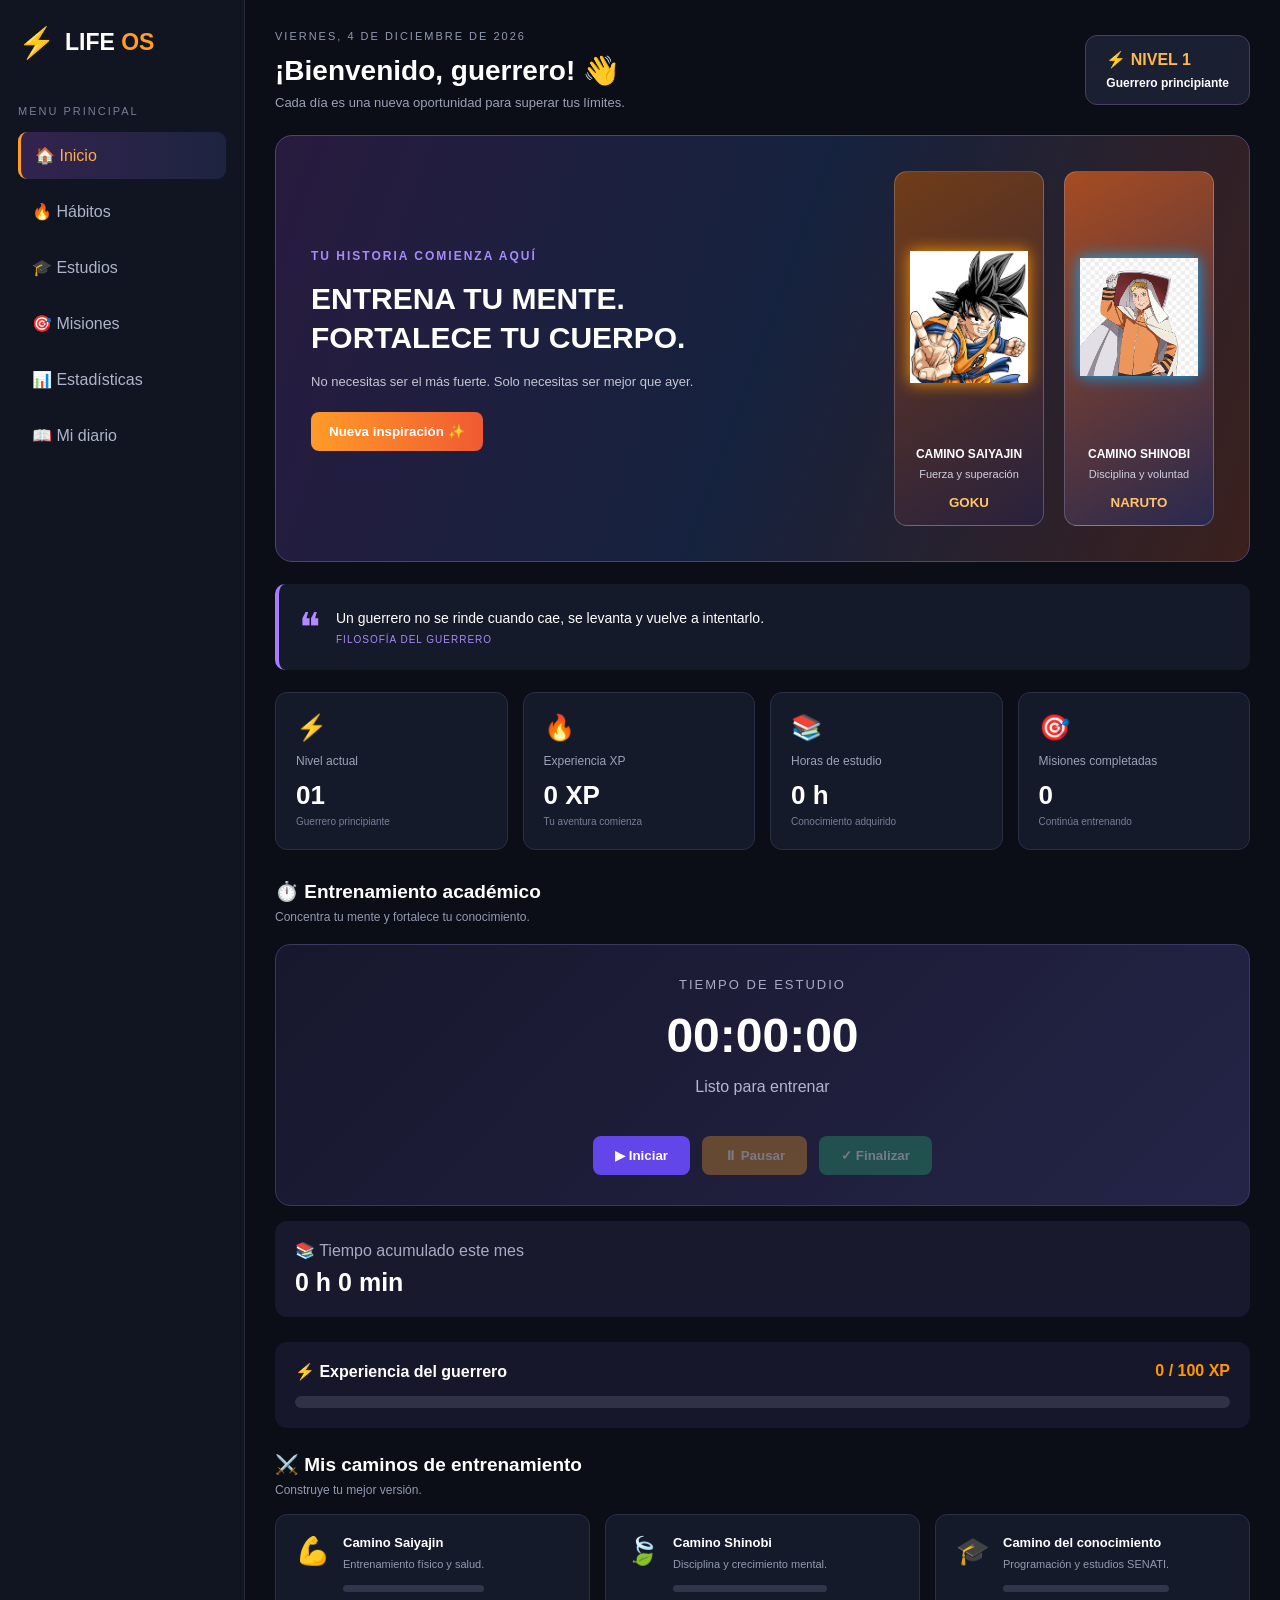
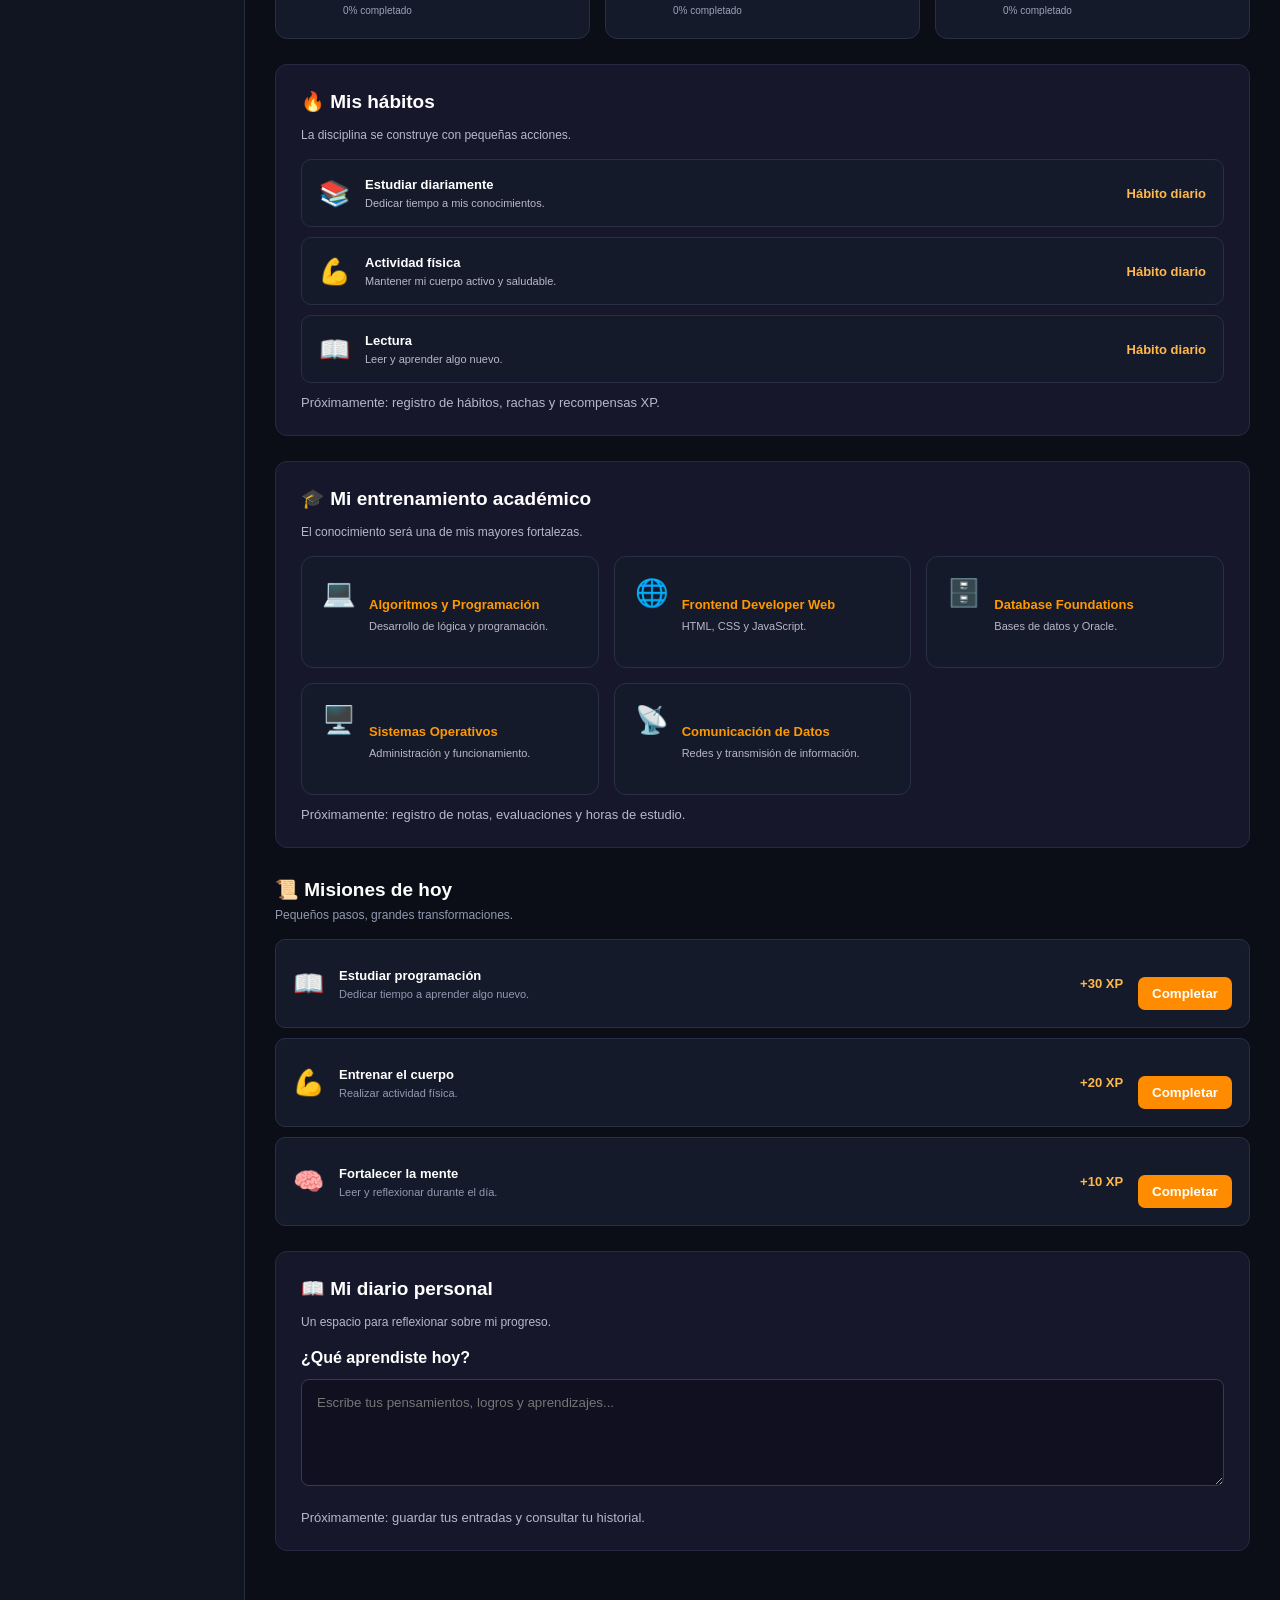
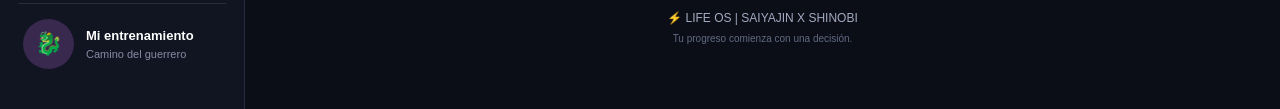
<file: index.html>
<!DOCTYPE html>
<html lang="es">

<head>
    <meta charset="UTF-8">
    <meta name="viewport" content="width=device-width, initial-scale=1.0">
    <title>LIFE OS | Saiyajin x Shinobi</title>
    <link rel="stylesheet" href="style.css">
</head>

<body>

    <div class="contenedor">

        <!-- MENU LATERAL -->
        <aside class="sidebar">

            <div class="logo">
                <span>⚡</span>
                <h2>LIFE <b>OS</b></h2>
            </div>

            <p class="menu-titulo">MENU PRINCIPAL</p>

            <nav class="menu">
                <a href="index.html" class="activo">🏠 Inicio</a>
                <a href="habitos.html">🔥 Hábitos</a>
                <a href="estudios.html">🎓 Estudios</a>
                <a href="misiones.html">🎯 Misiones</a>
                <a href="estadisticas.html">📊 Estadísticas</a>
                <a href="diario.html">📖 Mi diario</a>
            </nav>

            <div class="perfil">
                <div class="avatar">🐉</div>
                <div>
                    <h4>Mi entrenamiento</h4>
                    <p>Camino del guerrero</p>
                </div>
            </div>

        </aside>


        <!-- CONTENIDO PRINCIPAL -->
        <main class="contenido" id="inicio">

            <!-- ENCABEZADO -->
            <header class="encabezado">

                <div>
                    <p id="fecha">MIÉRCOLES, 12 DE NOVIEMBRE</p>

                    <h1>¡Bienvenido, guerrero! 👋</h1>

                    <p class="subtitulo">
                        Cada día es una nueva oportunidad para superar tus límites.
                    </p>
                </div>

                <div class="nivel">
                    <span>⚡ NIVEL 1</span>
                    <strong>Guerrero principiante</strong>
                </div>

            </header>


            <!-- BANNER PRINCIPAL -->
            <section class="banner">

                <div class="banner-texto">

                    <span class="etiqueta">TU HISTORIA COMIENZA AQUÍ</span>

                    <h2>
                        ENTRENA TU MENTE.<br>
                        FORTALECE TU CUERPO.
                    </h2>

                    <p>
                        No necesitas ser el más fuerte.
                        Solo necesitas ser mejor que ayer.
                    </p>

                    <button id="btnFrase">Nueva inspiración ✨</button>

                </div>

                <div class="personajes">

                    <div class="personaje goku">
                        <img src="img/goku.png" alt="Goku">
                        <h3>CAMINO SAIYAJIN</h3>
                        <p>Fuerza y superación</p>
                        <small>GOKU</small>
                    </div>

                    <div class="personaje naruto">
                        <img src="img/naruto.png" alt="Naruto">
                        <h3>CAMINO SHINOBI</h3>
                        <p>Disciplina y voluntad</p>
                        <small>NARUTO</small>
                    </div>

                </div>

            </section>


            <!-- FRASE MOTIVACIONAL -->
            <section class="frase">

                <span>❝</span>

                <div>
                    <h3 id="fraseTexto">
                        Un guerrero no se rinde cuando cae,
                        se levanta y vuelve a intentarlo.
                    </h3>

                    <p id="fraseAutor">FILOSOFÍA DEL GUERRERO</p>
                </div>

            </section>


            <!-- ESTADISTICAS -->
            <section class="estadisticas" id="estadisticas">

                <div class="tarjeta">
                    <span>⚡</span>
                    <p>Nivel actual</p>
                    <h2 id="nivelActual">01</h2>
                    <small id="rangoActual">Guerrero principiante</small>
                </div>

                <div class="tarjeta">
                    <span>🔥</span>
                    <p>Experiencia XP</p>
                    <h2 id="experiencia">0 XP</h2>
                    <small>Tu aventura comienza</small>
                </div>

                <div class="tarjeta">
                    <span>📚</span>
                    <p>Horas de estudio</p>
                    <h2 id="horasEstudio">0 h</h2>
                    <small>Conocimiento adquirido</small>
                </div>

                <div class="tarjeta">
                    <span>🎯</span>
                    <p>Misiones completadas</p>
                    <h2 id="misionesCompletadas">0</h2>
                    <small>Continúa entrenando</small>
                </div>

            </section>


            <!-- CRONOMETRO DE ESTUDIO -->
            <section class="panel-estudio">

                <div class="seccion-titulo">
                    <h2>⏱️ Entrenamiento académico</h2>
                    <p>Concentra tu mente y fortalece tu conocimiento.</p>
                </div>

                <div class="cronometro">

                    <span>TIEMPO DE ESTUDIO</span>

                    <h2 id="tiempoCronometro">00:00:00</h2>

                    <p id="estadoCronometro">Listo para entrenar</p>

                    <div class="botones-cronometro">

                        <button id="btnIniciar">▶ Iniciar</button>

                        <button id="btnPausar" disabled>⏸ Pausar</button>

                        <button id="btnFinalizar" disabled>✓ Finalizar</button>

                    </div>

                </div>

                <div class="resumen-estudio">
                    <p>📚 Tiempo acumulado este mes</p>
                    <h3 id="tiempoAcumulado">0 horas</h3>
                </div>

            </section>


            <!-- BARRA DE EXPERIENCIA -->
            <section class="progreso-xp">

                <div class="xp-informacion">
                    <h3>⚡ Experiencia del guerrero</h3>
                    <span id="textoXP">0 / 100 XP</span>
                </div>

                <div class="barra-xp">
                    <div id="barraExperiencia"></div>
                </div>

            </section>


            <!-- CAMINOS DE ENTRENAMIENTO -->
            <section class="progreso">

                <div class="seccion-titulo">
                    <h2>⚔️ Mis caminos de entrenamiento</h2>
                    <p>Construye tu mejor versión.</p>
                </div>

                <div class="caminos">

                    <div class="camino">
                        <div class="camino-icono">💪</div>
                        <div>
                            <h3>Camino Saiyajin</h3>
                            <p>Entrenamiento físico y salud.</p>

                            <div class="barra">
                                <div class="relleno naranja"></div>
                            </div>

                            <small>0% completado</small>
                        </div>
                    </div>

                    <div class="camino">
                        <div class="camino-icono">🍃</div>
                        <div>
                            <h3>Camino Shinobi</h3>
                            <p>Disciplina y crecimiento mental.</p>

                            <div class="barra">
                                <div class="relleno azul"></div>
                            </div>

                            <small>0% completado</small>
                        </div>
                    </div>

                    <div class="camino">
                        <div class="camino-icono">🎓</div>
                        <div>
                            <h3>Camino del conocimiento</h3>
                            <p>Programación y estudios SENATI.</p>

                            <div class="barra">
                                <div class="relleno morado"></div>
                            </div>

                            <small>0% completado</small>
                        </div>
                    </div>

                </div>

            </section>


            <!-- HABITOS -->
            <section id="habitos" class="seccion-futura">

                <div class="seccion-titulo">
                    <h2>🔥 Mis hábitos</h2>
                    <p>La disciplina se construye con pequeñas acciones.</p>
                </div>

                <div class="mision">
                    <span>📚</span>
                    <div>
                        <h4>Estudiar diariamente</h4>
                        <p>Dedicar tiempo a mis conocimientos.</p>
                    </div>
                    <strong>Hábito diario</strong>
                </div>

                <div class="mision">
                    <span>💪</span>
                    <div>
                        <h4>Actividad física</h4>
                        <p>Mantener mi cuerpo activo y saludable.</p>
                    </div>
                    <strong>Hábito diario</strong>
                </div>

                <div class="mision">
                    <span>📖</span>
                    <div>
                        <h4>Lectura</h4>
                        <p>Leer y aprender algo nuevo.</p>
                    </div>
                    <strong>Hábito diario</strong>
                </div>

                <p class="mensaje-futuro">
                    Próximamente: registro de hábitos, rachas y recompensas XP.
                </p>

            </section>


            <!-- ESTUDIOS -->
            <section id="estudios" class="seccion-futura">

                <div class="seccion-titulo">
                    <h2>🎓 Mi entrenamiento académico</h2>
                    <p>El conocimiento será una de mis mayores fortalezas.</p>
                </div>

                <div class="caminos">

                    <div class="camino">
                        <div class="camino-icono">💻</div>
                        <div>
                            <h3>Algoritmos y Programación</h3>
                            <p>Desarrollo de lógica y programación.</p>
                        </div>
                    </div>

                    <div class="camino">
                        <div class="camino-icono">🌐</div>
                        <div>
                            <h3>Frontend Developer Web</h3>
                            <p>HTML, CSS y JavaScript.</p>
                        </div>
                    </div>

                    <div class="camino">
                        <div class="camino-icono">🗄️</div>
                        <div>
                            <h3>Database Foundations</h3>
                            <p>Bases de datos y Oracle.</p>
                        </div>
                    </div>

                    <div class="camino">
                        <div class="camino-icono">🖥️</div>
                        <div>
                            <h3>Sistemas Operativos</h3>
                            <p>Administración y funcionamiento.</p>
                        </div>
                    </div>

                    <div class="camino">
                        <div class="camino-icono">📡</div>
                        <div>
                            <h3>Comunicación de Datos</h3>
                            <p>Redes y transmisión de información.</p>
                        </div>
                    </div>

                </div>

                <p class="mensaje-futuro">
                    Próximamente: registro de notas, evaluaciones y horas de estudio.
                </p>

            </section>


            <!-- MISIONES -->
            <section id="misiones" class="misiones">

                <div class="seccion-titulo">
                    <h2>📜 Misiones de hoy</h2>
                    <p>Pequeños pasos, grandes transformaciones.</p>
                </div>

                <div class="mision">
                    <span>📖</span>

                    <div>
                        <h4>Estudiar programación</h4>
                        <p>Dedicar tiempo a aprender algo nuevo.</p>
                    </div>

                    <strong>+30 XP</strong>

                    <button class="btn-mision" data-xp="30">
                        Completar
                    </button>
                </div>

                <div class="mision">
                    <span>💪</span>

                    <div>
                        <h4>Entrenar el cuerpo</h4>
                        <p>Realizar actividad física.</p>
                    </div>

                    <strong>+20 XP</strong>

                    <button class="btn-mision" data-xp="20">
                        Completar
                    </button>
                </div>

                <div class="mision">
                    <span>🧠</span>

                    <div>
                        <h4>Fortalecer la mente</h4>
                        <p>Leer y reflexionar durante el día.</p>
                    </div>

                    <strong>+10 XP</strong>

                    <button class="btn-mision" data-xp="10">
                        Completar
                    </button>
                </div>

            </section>


            <!-- MI DIARIO -->
            <section id="diario" class="seccion-futura">

                <div class="seccion-titulo">
                    <h2>📖 Mi diario personal</h2>
                    <p>Un espacio para reflexionar sobre mi progreso.</p>
                </div>

                <div class="diario-contenido">

                    <label for="entradaDiario">¿Qué aprendiste hoy?</label>

                    <textarea id="entradaDiario" rows="5"
                        placeholder="Escribe tus pensamientos, logros y aprendizajes..."></textarea>

                    <p class="mensaje-futuro">
                        Próximamente: guardar tus entradas y consultar tu historial.
                    </p>

                </div>

            </section>


            <!-- PIE DE PAGINA -->
            <footer class="pie-pagina">
                <p>⚡ LIFE OS | SAIYAJIN X SHINOBI</p>
                <small>Tu progreso comienza con una decisión.</small>
            </footer>

        </main>

    </div>
    <script src="temporada.js"></script>
    <script src="app.js"></script>
    <script src="cronometro.js"></script>

</body>

</html>
</file>
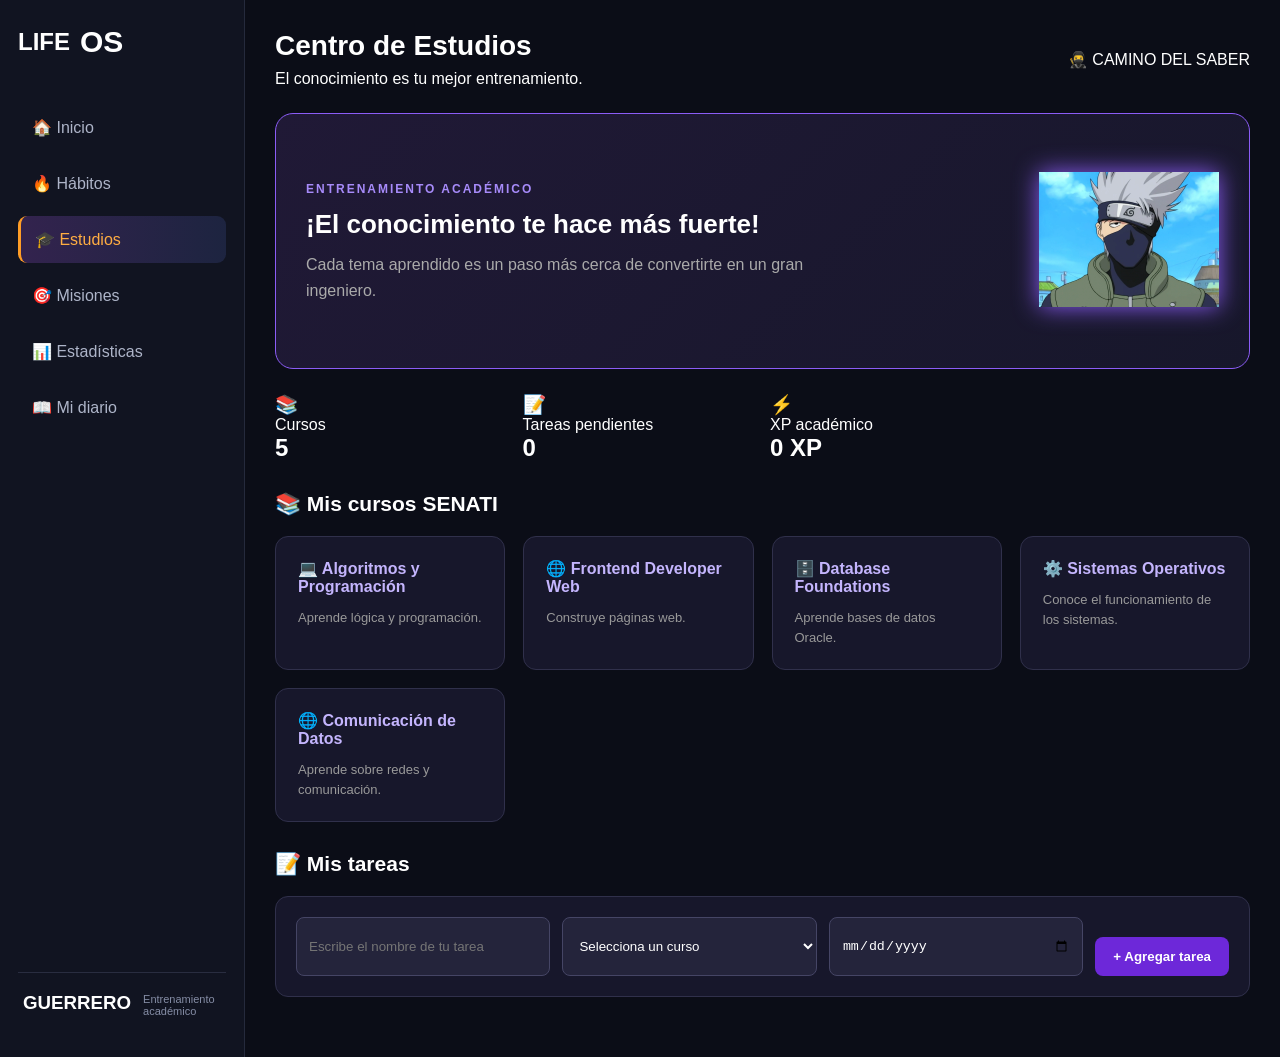
<file: estudios.html>
<!DOCTYPE html>
<html lang="es">

<head>
    <meta charset="UTF-8">
    <meta name="viewport" content="width=device-width, initial-scale=1.0">

    <title>LIFE OS | Estudios</title>

    <link rel="stylesheet" href="style.css">
</head>

<body>

    <div class="contenedor">

        <!-- MENU LATERAL -->
        <aside class="sidebar">

            <h2 class="logo">LIFE <span>OS</span></h2>

            <nav class="menu">

                <a href="index.html">🏠 Inicio</a>
                <a href="habitos.html">🔥 Hábitos</a>
                <a href="estudios.html" class="activo">🎓 Estudios</a>
                <a href="misiones.html">🎯 Misiones</a>
                <a href="estadisticas.html">📊 Estadísticas</a>
                <a href="diario.html">📖 Mi diario</a>

            </nav>

            <div class="perfil">
                <h3>GUERRERO</h3>
                <p>Entrenamiento académico</p>
            </div>

        </aside>


        <!-- CONTENIDO PRINCIPAL -->
        <main class="contenido">

            <header class="encabezado">

                <div>
                    <h1>Centro de Estudios</h1>
                    <p>El conocimiento es tu mejor entrenamiento.</p>
                </div>

                <div class="rango">
                    🥷 CAMINO DEL SABER
                </div>

            </header>


            <!-- PERSONAJE PRINCIPAL -->
            <section class="banner-estudios">

                <div class="texto-banner">

                    <span>ENTRENAMIENTO ACADÉMICO</span>

                    <h2>¡El conocimiento te hace más fuerte!</h2>

                    <p>
                        Cada tema aprendido es un paso más cerca
                        de convertirte en un gran ingeniero.
                    </p>

                </div>

                <div class="personaje-estudios">
                    <img src="img/kakashi.png" alt="Kakashi">
                </div>

            </section>


            <!-- RESUMEN -->
            <section class="estadisticas">

                <div class="tarjeta-estadistica">
                    <h3>📚</h3>
                    <p>Cursos</p>
                    <h2 id="totalCursos">5</h2>
                </div>

                <div class="tarjeta-estadistica">
                    <h3>📝</h3>
                    <p>Tareas pendientes</p>
                    <h2 id="tareasPendientes">0</h2>
                </div>

                <div class="tarjeta-estadistica">
                    <h3>⚡</h3>
                    <p>XP académico</p>
                    <h2 id="xpAcademico">0 XP</h2>
                </div>

            </section>


            <!-- MIS CURSOS -->
            <section class="seccion-estudios">

                <h2>📚 Mis cursos SENATI</h2>

                <div class="cursos-grid">

                    <div class="tarjeta-curso">
                        <h3>💻 Algoritmos y Programación</h3>
                        <p>Aprende lógica y programación.</p>
                    </div>

                    <div class="tarjeta-curso">
                        <h3>🌐 Frontend Developer Web</h3>
                        <p>Construye páginas web.</p>
                    </div>

                    <div class="tarjeta-curso">
                        <h3>🗄️ Database Foundations</h3>
                        <p>Aprende bases de datos Oracle.</p>
                    </div>

                    <div class="tarjeta-curso">
                        <h3>⚙️ Sistemas Operativos</h3>
                        <p>Conoce el funcionamiento de los sistemas.</p>
                    </div>

                    <div class="tarjeta-curso">
                        <h3>🌐 Comunicación de Datos</h3>
                        <p>Aprende sobre redes y comunicación.</p>
                    </div>

                </div>

            </section>


            <!-- TAREAS -->
            <section class="seccion-estudios">

                <h2>📝 Mis tareas</h2>

                <div class="formulario-tarea">

                    <input
                        type="text"
                        id="nombreTarea"
                        placeholder="Escribe el nombre de tu tarea"
                    >

                    <select id="cursoTarea">

                        <option value="">Selecciona un curso</option>
                        <option>Algoritmos y Programación</option>
                        <option>Frontend Developer Web</option>
                        <option>Database Foundations</option>
                        <option>Sistemas Operativos</option>
                        <option>Comunicación de Datos</option>

                    </select>

                    <input type="date" id="fechaTarea">

                    <button id="btnAgregarTarea">
                        + Agregar tarea
                    </button>

                </div>

                <div id="listaTareas"></div>

            </section>

        </main>

    </div>
    <script src="temporada.js"></script>
    <script src="estudios.js"></script>
</body>

</html>
</file>
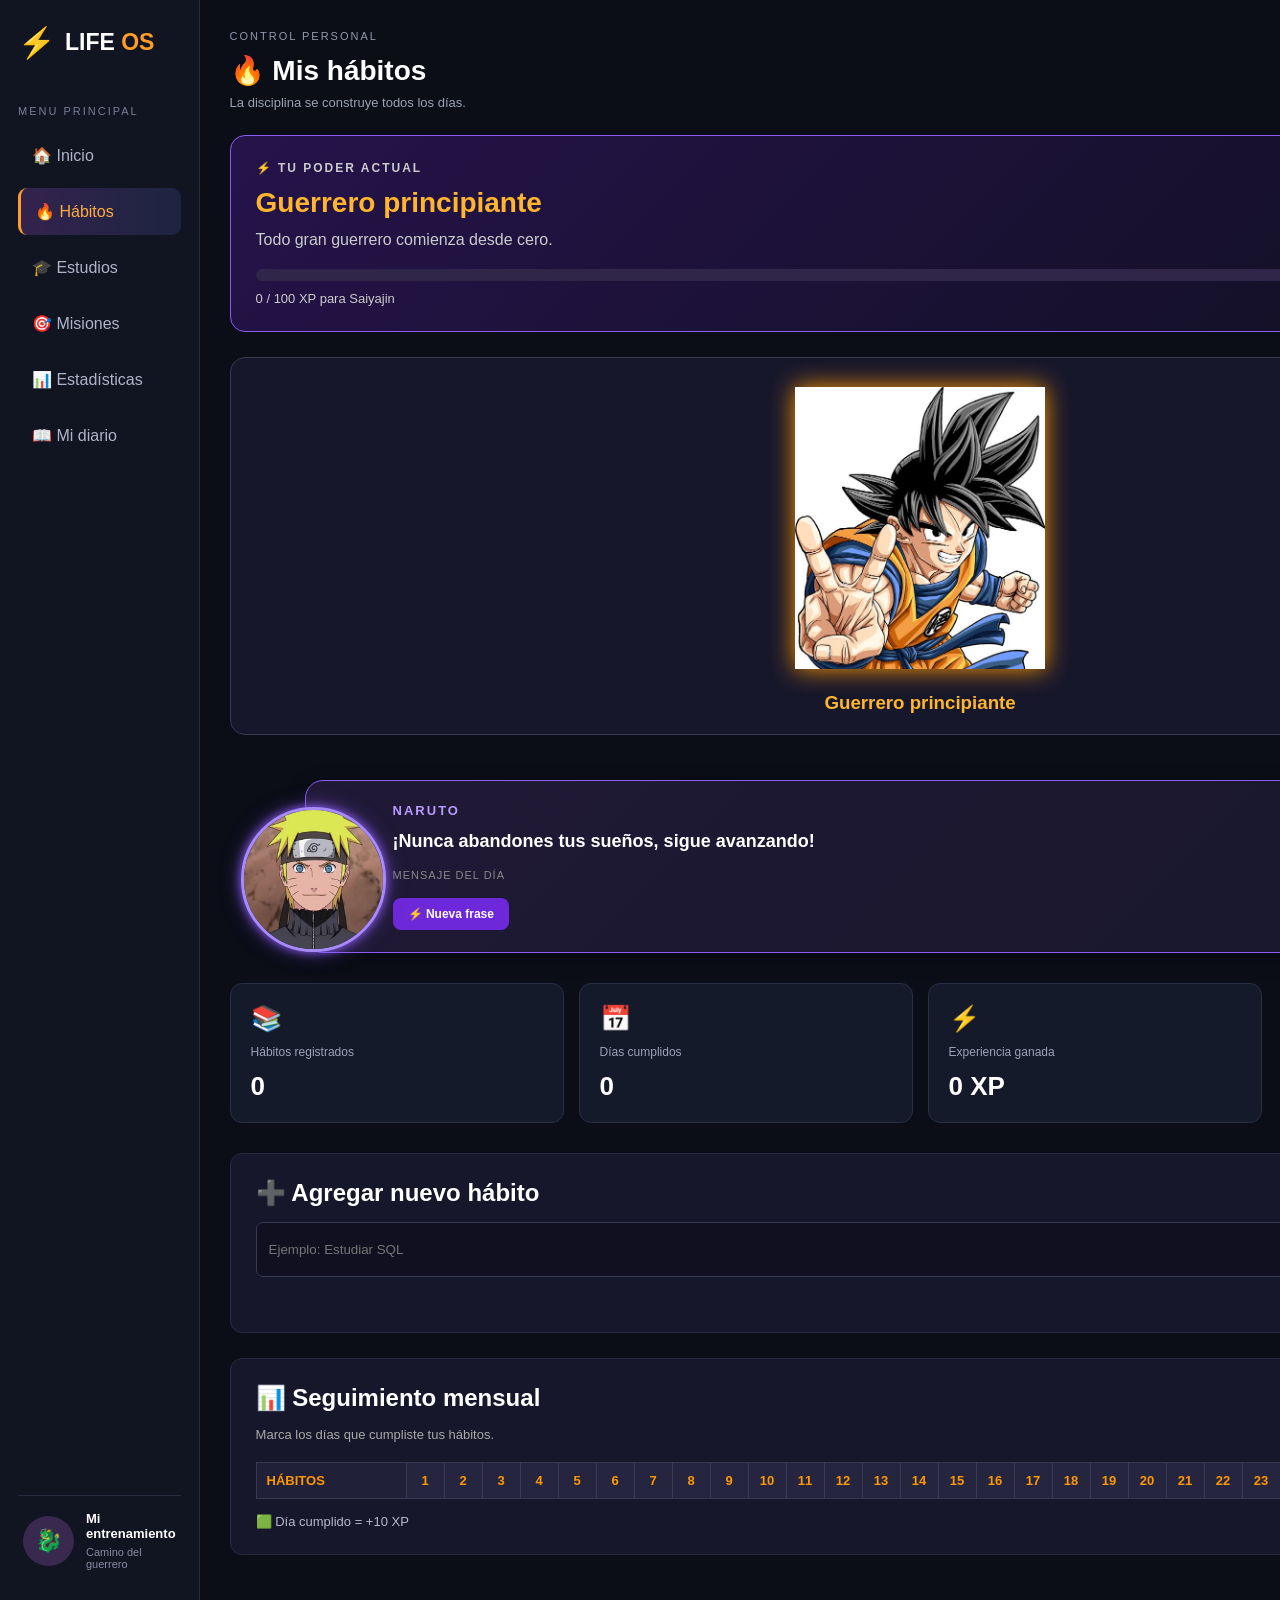
<file: habitos.html>
<!DOCTYPE html>
<html lang="es">

<head>
    <meta charset="UTF-8">
    <meta name="viewport" content="width=device-width, initial-scale=1.0">
    <title>Hábitos | LIFE OS</title>
    <link rel="stylesheet" href="style.css">
</head>

<body>

    <div class="contenedor">

        <!-- MENU LATERAL -->
        <aside class="sidebar">

            <div class="logo">
                <span>⚡</span>
                <h2>LIFE <b>OS</b></h2>
            </div>

            <p class="menu-titulo">MENU PRINCIPAL</p>

            <nav class="menu">
                <a href="index.html">🏠 Inicio</a>
                <a href="habitos.html" class="activo">🔥 Hábitos</a>
                <a href="estudios.html">🎓 Estudios</a>
                <a href="misiones.html">🎯 Misiones</a>
                <a href="estadisticas.html">📊 Estadísticas</a>
                <a href="diario.html">📖 Mi diario</a>
            </nav>

            <div class="perfil">
                <div class="avatar">🐉</div>
                <div>
                    <h4>Mi entrenamiento</h4>
                    <p>Camino del guerrero</p>
                </div>
            </div>

        </aside>

        <!-- CONTENIDO PRINCIPAL -->
        <main class="contenido">

            <header class="encabezado">
                <div>
                    <p>CONTROL PERSONAL</p>
                    <h1>🔥 Mis hábitos</h1>
                    <p class="subtitulo">
                        La disciplina se construye todos los días.
                    </p>
                </div>
            </header>


            <!-- TRANSFORMACION ACTUAL -->

            <section class="transformacion">

                <p class="etiqueta-transformacion">
                    ⚡ TU PODER ACTUAL
                </p>

                <h2 id="transformacionActual">
                    Guerrero principiante
                </h2>

                <p id="mensajeTransformacion">
                    Tu entrenamiento acaba de comenzar.
                </p>

                <div class="barra-transformacion">
                    <div id="progresoTransformacion"></div>
                </div>

                <p id="textoProgreso">
                    0 / 100 XP para la siguiente transformación
                </p>

            </section>


            <!-- IMAGEN DE GOKU -->

            <section class="imagen-transformacion">

                <img id="imagenTransformacion" src="img/goku.png" alt="Transformación actual de Goku">

                <h3 id="nombreTransformacion">
                    Guerrero principiante
                </h3>

            </section>



            <section class="mensaje-personaje" id="mensajePersonaje">

                <button class="cerrar-mensaje" id="btnCerrarMensaje">
                    ×
                </button>

                <img src="img/vegeta.png" alt="Personaje" class="imagen-mensaje">

                <div class="globo-texto">

                    <p id="nombrePersonaje">VEGETA</p>

                    <h2 id="frasePersonaje">
                        La disciplina es lo que te hará superar tus propios límites.
                    </h2>

                    <span>MENSAJE DEL DÍA</span>

                    <button id="btnNuevaFrase" class="btn-nueva-frase">
                        ⚡ Nueva frase
                    </button>

                </div>

            </section>



            <!-- RESUMEN -->

            <section class="estadisticas">

                <div class="tarjeta">
                    <span>📚</span>
                    <p>Hábitos registrados</p>
                    <h2 id="totalHabitos">0</h2>
                </div>

                <div class="tarjeta">
                    <span>📅</span>
                    <p>Días cumplidos</p>
                    <h2 id="totalCumplidos">0</h2>
                </div>

                <div class="tarjeta">
                    <span>⚡</span>
                    <p>Experiencia ganada</p>
                    <h2 id="xpHabitos">0 XP</h2>
                </div>

            </section>


            <!-- AGREGAR HABITOS -->

            <section class="seccion-futura">

                <h2>➕ Agregar nuevo hábito</h2>

                <div class="formulario-habito">

                    <input type="text" id="nombreHabito" placeholder="Ejemplo: Estudiar SQL" maxlength="35">

                    <button id="btnAgregarHabito">
                        Agregar
                    </button>

                </div>

                <p class="mensaje-futuro" id="mensajeHabito"></p>

            </section>


            <!-- CALENDARIO -->

            <section class="seccion-futura">

                <div class="encabezado-habitos">

                    <div>
                        <h2>📊 Seguimiento mensual</h2>
                        <p>Marca los días que cumpliste tus hábitos.</p>
                    </div>

                    <h3 id="mesActual">Mes actual</h3>

                </div>

                <div class="tabla-scroll">

                    <table id="tablaHabitos">

                        <thead>
                            <tr id="filaDias">
                                <th>HÁBITOS</th>
                            </tr>
                        </thead>

                        <tbody id="cuerpoHabitos"></tbody>

                    </table>

                </div>

                <p class="leyenda-habitos">
                    🟩 Día cumplido = +10 XP
                </p>

            </section>

        </main>

    </div>
    <script src="temporada.js"></script>
    <script src="habitos.js"></script>

</body>

</html>
</file>
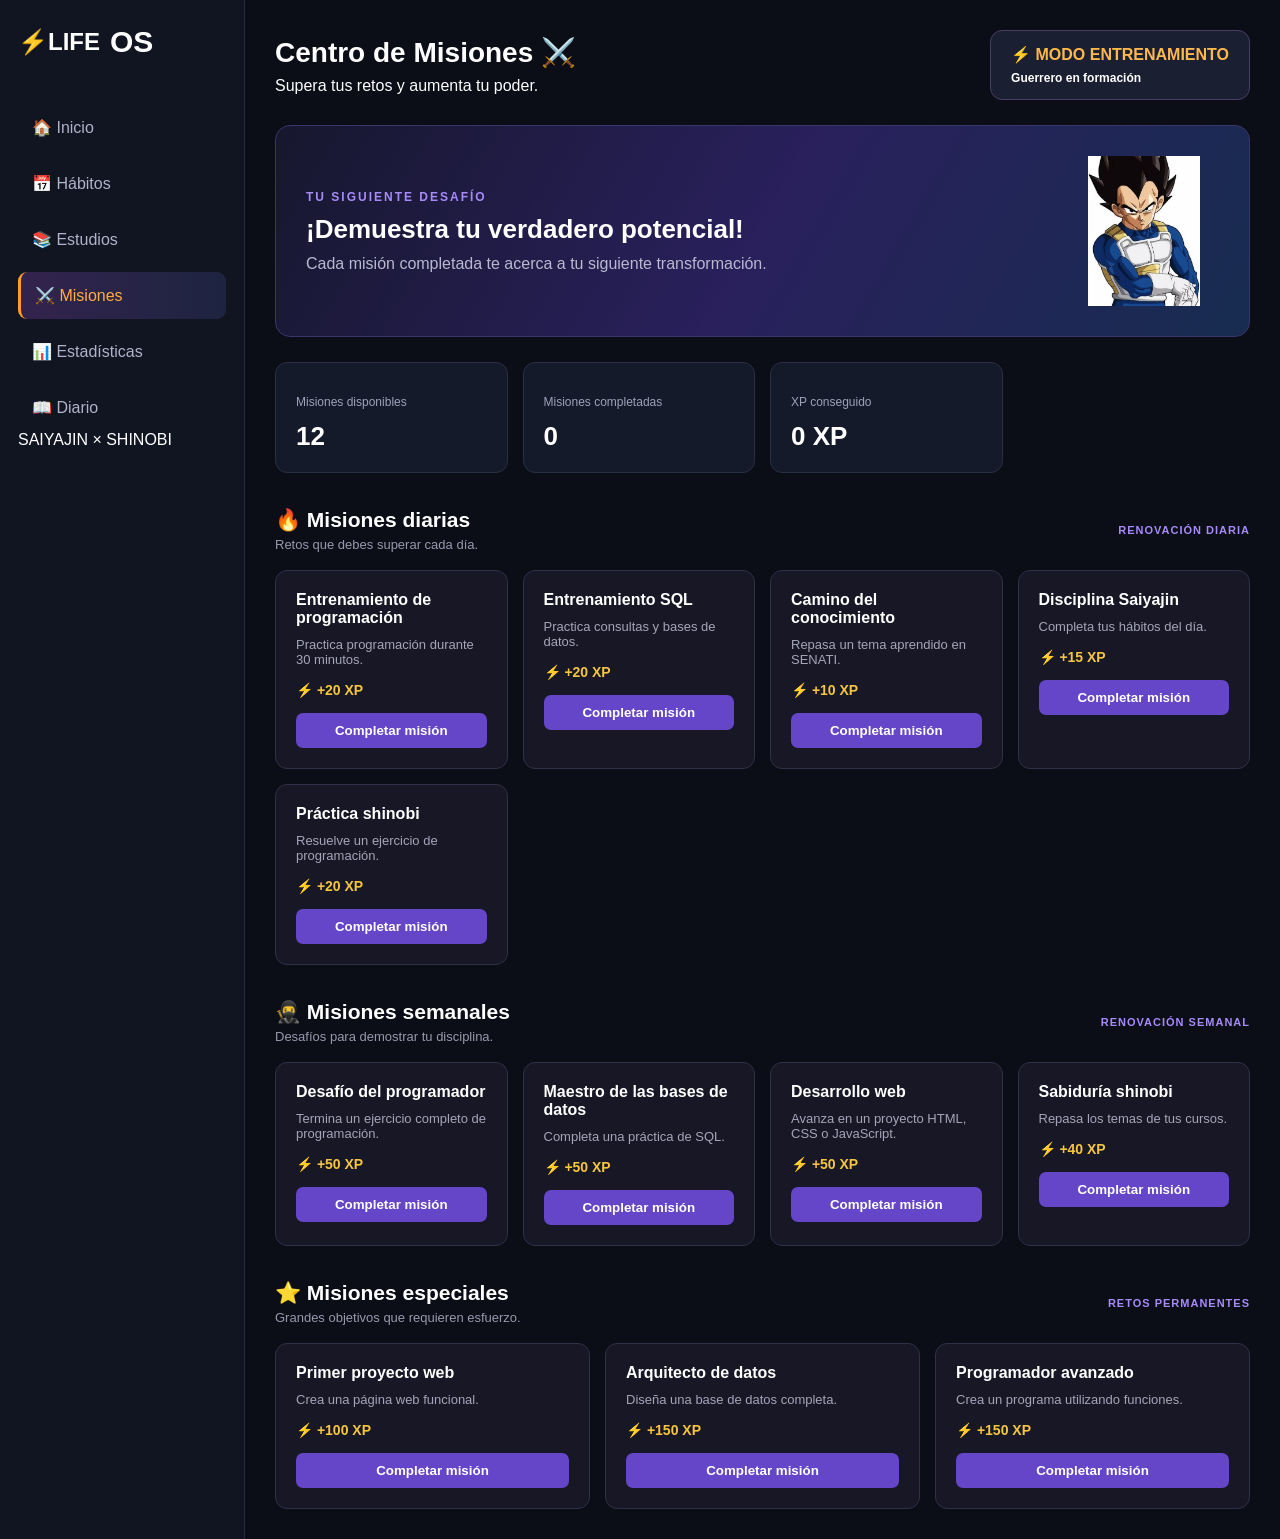
<file: misiones.html>
<!DOCTYPE html>
<html lang="es">

<head>
    <meta charset="UTF-8">
    <meta name="viewport" content="width=device-width, initial-scale=1.0">
    <title>LIFE OS | Misiones</title>
    <link rel="stylesheet" href="style.css">
</head>

<body>

    <div class="contenedor">

        <!-- MENU LATERAL -->
        <aside class="sidebar">

            <h2 class="logo">⚡LIFE <span>OS</span></h2>

            <nav>
                <a href="index.html">🏠 Inicio</a>
                <a href="habitos.html">📅 Hábitos</a>
                <a href="estudios.html">📚 Estudios</a>
                <a href="misiones.html" class="activo">⚔️ Misiones</a>
                <a href="estadisticas.html">📊 Estadísticas</a>
                <a href="diario.html">📖 Diario</a>
            </nav>

            <div class="sidebar-final">
                <p>SAIYAJIN × SHINOBI</p>
            </div>

        </aside>


        <!-- CONTENIDO PRINCIPAL -->
        <main class="contenido">

            <header class="encabezado">
                <div>
                    <h1>Centro de Misiones ⚔️</h1>
                    <p>Supera tus retos y aumenta tu poder.</p>
                </div>

                <div class="nivel">
                    <span>⚡ MODO ENTRENAMIENTO</span>
                    <strong>Guerrero en formación</strong>
                </div>
            </header>


            <!-- BANNER -->
            <section class="banner-misiones">

                <div>
                    <p class="etiqueta">TU SIGUIENTE DESAFÍO</p>
                    <h2>¡Demuestra tu verdadero potencial!</h2>
                    <p>
                        Cada misión completada te acerca a tu
                        siguiente transformación.
                    </p>
                </div>

                <img src="img/vegeta.png" alt="Vegeta">

            </section>


            <!-- RESUMEN -->
            <section class="estadisticas">

                <div class="tarjeta">
                    <p>Misiones disponibles</p>
                    <h2 id="misionesDisponibles">0</h2>
                </div>

                <div class="tarjeta">
                    <p>Misiones completadas</p>
                    <h2 id="misionesCompletadas">0</h2>
                </div>

                <div class="tarjeta">
                    <p>XP conseguido</p>
                    <h2 id="xpMisiones">0 XP</h2>
                </div>

            </section>


            <!-- MISIONES DIARIAS -->
            <section class="seccion-misiones">

                <div class="titulo-seccion">
                    <div>
                        <h2>🔥 Misiones diarias</h2>
                        <p>Retos que debes superar cada día.</p>
                    </div>

                    <span>RENOVACIÓN DIARIA</span>
                </div>

                <div id="listaDiarias" class="lista-misiones">
                </div>

            </section>


            <!-- MISIONES SEMANALES -->
            <section class="seccion-misiones">

                <div class="titulo-seccion">
                    <div>
                        <h2>🥷 Misiones semanales</h2>
                        <p>Desafíos para demostrar tu disciplina.</p>
                    </div>

                    <span>RENOVACIÓN SEMANAL</span>
                </div>

                <div id="listaSemanales" class="lista-misiones">
                </div>

            </section>


            <!-- MISIONES ESPECIALES -->
            <section class="seccion-misiones">

                <div class="titulo-seccion">
                    <div>
                        <h2>⭐ Misiones especiales</h2>
                        <p>Grandes objetivos que requieren esfuerzo.</p>
                    </div>

                    <span>RETOS PERMANENTES</span>
                </div>

                <div id="listaEspeciales" class="lista-misiones">
                </div>

            </section>

        </main>

    </div>
    <script src="temporada.js"></script>
    <script src="misiones.js"></script>

</body>
</html>
</file>
<file: style.css>
* {
    margin: 0;
    padding: 0;
    box-sizing: border-box;
}

body {
    background: #0b0d17;
    color: #ffffff;
    font-family: Arial, sans-serif;
}

.contenedor {
    display: flex;
    min-height: 100vh;
}

/* MENU LATERAL */
.sidebar {
    width: 245px;
    background: #111421;
    padding: 25px 18px;
    border-right: 1px solid #252a3c;
    display: flex;
    flex-direction: column;
}

.logo {
    display: flex;
    align-items: center;
    gap: 10px;
    margin-bottom: 45px;
}

.logo span {
    font-size: 30px;
}

.logo h2 {
    font-size: 23px;
}

.logo b {
    color: #ff9d26;
}

.menu-titulo {
    color: #777f98;
    font-size: 11px;
    margin-bottom: 15px;
    letter-spacing: 2px;
}

.sidebar nav {
    display: flex;
    flex-direction: column;
    gap: 9px;
}

.sidebar nav a {
    color: #aeb5c9;
    text-decoration: none;
    padding: 14px;
    border-radius: 9px;
    transition: 0.3s;
}

.sidebar nav a:hover,
.sidebar nav a.activo {
    background: linear-gradient(90deg, #33234e, #1d2440);
    color: #ffad42;
    border-left: 3px solid #ff9d26;
}

.perfil {
    margin-top: auto;
    display: flex;
    align-items: center;
    gap: 12px;
    padding: 15px 5px;
    border-top: 1px solid #292d40;
}

.avatar {
    background: #39294f;
    border-radius: 50%;
    padding: 12px;
    font-size: 22px;
}

.perfil h4 {
    font-size: 13px;
}

.perfil p {
    color: #858da5;
    font-size: 11px;
    margin-top: 5px;
}

/* CONTENIDO */
.contenido {
    flex: 1;
    padding: 30px;
    max-width: 1600px;
    margin: 0 auto;
}

.encabezado {
    display: flex;
    justify-content: space-between;
    align-items: center;
    margin-bottom: 25px;
    gap: 15px;
}

.encabezado > div:first-child > p:first-child {
    color: #929ab0;
    font-size: 11px;
    letter-spacing: 2px;
    margin-bottom: 12px;
}

.encabezado h1 {
    font-size: 28px;
    margin-bottom: 8px;
}

.subtitulo {
    color: #9ba2b6;
    font-size: 13px;
}

.nivel {
    background: #1a2032;
    padding: 14px 20px;
    border: 1px solid #4a3b64;
    border-radius: 12px;
    display: flex;
    flex-direction: column;
    gap: 7px;
}

.nivel span {
    color: #ffb84c;
    font-weight: bold;
}

.nivel strong {
    font-size: 12px;
}

/* BANNER */
.banner {
    min-height: 290px;
    padding: 35px;
    border-radius: 17px;
    background: linear-gradient(110deg, #281b3e, #15223e, #3b201d);
    border: 1px solid #53416c;
    display: flex;
    align-items: center;
    justify-content: space-between;
    gap: 20px;
    overflow: hidden;
}

.banner-texto {
    max-width: 460px;
}

.etiqueta {
    color: #ffb44d;
    font-size: 11px;
    letter-spacing: 2px;
}

.banner h2 {
    font-size: 30px;
    line-height: 1.3;
    margin: 15px 0;
}

.banner-texto p {
    color: #c4c5d2;
    font-size: 13px;
    line-height: 1.6;
}

button {
    background: linear-gradient(90deg, #ff9b28, #f05a32);
    color: #fff;
    border: none;
    border-radius: 8px;
    padding: 12px 18px;
    margin-top: 20px;
    cursor: pointer;
    font-weight: bold;
    transition: 0.3s;
}

button:hover {
    transform: translateY(-3px);
    filter: brightness(1.15);
}

.personajes {
    display: flex;
    gap: 12px;
}

.personaje {
    width: 150px;
    min-height: 180px;
    border-radius: 13px;
    display: flex;
    flex-direction: column;
    justify-content: center;
    align-items: center;
    text-align: center;
    padding: 15px;
    border: 1px solid #ffffff35;
}

.personaje span {
    font-size: 48px;
    margin-bottom: 12px;
}

.personaje h3 {
    font-size: 12px;
}

.personaje p {
    color: #d0d0df;
    font-size: 11px;
    margin-top: 7px;
}

.personaje small {
    margin-top: 15px;
    color: #ffc36b;
    font-weight: bold;
}

.goku {
    background: linear-gradient(150deg, #713c18, #28213d);
}

.naruto {
    background: linear-gradient(150deg, #a64c22, #29294d);
}

/* FRASE MOTIVACIONAL */
.frase {
    background: #151a2a;
    border-left: 4px solid #a77cff;
    border-radius: 10px;
    padding: 20px;
    margin: 22px 0;
    display: flex;
    gap: 15px;
    align-items: center;
}

.frase > span {
    color: #b18aff;
    font-size: 40px;
}

.frase h3 {
    font-size: 14px;
    font-weight: normal;
}

.frase p {
    color: #a78bfa;
    font-size: 10px;
    margin-top: 8px;
    letter-spacing: 1px;
}

/* ESTADISTICAS */
.estadisticas {
    display: grid;
    grid-template-columns: repeat(4, 1fr);
    gap: 15px;
    margin-bottom: 30px;
}

.tarjeta {
    background: #151a2a;
    border: 1px solid #292f44;
    padding: 20px;
    border-radius: 12px;
    transition: 0.3s;
}

.tarjeta:hover {
    border-color: #9b76e8;
    transform: translateY(-3px);
}

.tarjeta span {
    font-size: 25px;
}

.tarjeta p {
    color: #9ba3b8;
    font-size: 12px;
    margin: 12px 0;
}

.tarjeta h2 {
    font-size: 26px;
    color: #ffffff;
}

.tarjeta small {
    color: #777f98;
    font-size: 10px;
}

/* SECCIONES */
.seccion-titulo {
    margin-bottom: 17px;
}

.seccion-titulo h2 {
    font-size: 19px;
}

.seccion-titulo p {
    color: #929ab0;
    font-size: 12px;
    margin-top: 7px;
}

/* CAMINOS */
.caminos {
    display: grid;
    grid-template-columns: repeat(3, 1fr);
    gap: 15px;
}

.camino {
    background: #151a2a;
    border: 1px solid #292f44;
    border-radius: 12px;
    padding: 20px;
    display: flex;
    align-items: flex-start;
    gap: 13px;
}

.camino-icono {
    font-size: 27px;
}

.camino h3 {
    font-size: 13px;
}

.camino p {
    font-size: 11px;
    color: #929ab0;
    margin: 8px 0 15px;
}

.barra {
    width: 100%;
    height: 7px;
    background: #30364b;
    border-radius: 10px;
    overflow: hidden;
    margin-bottom: 8px;
}

.relleno {
    width: 0%;
    height: 100%;
    border-radius: 10px;
}

.naranja {
    background: #ff9d26;
}

.azul {
    background: #438bff;
}

.morado {
    background: #a77cff;
}

.camino small {
    color: #9ba3b8;
    font-size: 10px;
}

/* MISIONES */
.misiones {
    margin-top: 30px;
}

.mision {
    display: flex;
    align-items: center;
    gap: 15px;
    padding: 17px;
    background: #151a2a;
    border: 1px solid #292f44;
    border-radius: 10px;
    margin-bottom: 10px;
}

.mision > span {
    font-size: 25px;
}

.mision div {
    flex: 1;
}

.mision h4 {
    font-size: 13px;
}

.mision p {
    font-size: 11px;
    color: #929ab0;
    margin-top: 5px;
}

.mision strong {
    color: #ffb84c;
    font-size: 13px;
}

/* PIE DE PAGINA */
footer {
    text-align: center;
    padding: 35px 10px;
    color: #a3abc0;
    font-size: 12px;
}

footer small {
    display: block;
    color: #626b83;
    margin-top: 8px;
}

/* ADAPTACION A CELULARES */
@media (max-width: 1000px) {
    .estadisticas {
        grid-template-columns: repeat(2, 1fr);
    }

    .caminos {
        grid-template-columns: 1fr;
    }

    .personaje {
        width: 120px;
    }
}

@media (max-width: 700px) {
    .sidebar {
        width: 65px;
        padding: 20px 8px;
    }

    .logo {
        justify-content: center;
    }

    .logo h2,
    .menu-titulo,
    .sidebar nav a:not(.activo),
    .perfil div:not(.avatar) {
        display: none;
    }

    .sidebar nav a {
        text-align: center;
        font-size: 0;
    }

    .sidebar nav a.activo {
        font-size: 20px;
    }

    .perfil {
        justify-content: center;
    }

    .contenido {
        padding: 18px 12px;
    }

    .encabezado {
        align-items: flex-start;
        flex-direction: column;
    }

    .encabezado h1 {
        font-size: 22px;
    }

    .banner {
        flex-direction: column;
        align-items: flex-start;
        padding: 23px;
    }

    .banner h2 {
        font-size: 23px;
    }

    .personajes {
        width: 100%;
    }

    .personaje {
        flex: 1;
        width: auto;
    }

    .estadisticas {
        gap: 9px;
    }

    .tarjeta {
        padding: 13px;
    }

    .tarjeta h2 {
        font-size: 22px;
    }

    .mision {
        gap: 9px;
    }

    .mision p {
        max-width: 180px;
    }
}

@media (max-width: 380px) {
    .personaje {
        padding: 10px;
    }

    .personaje h3 {
        font-size: 10px;
    }

    .personaje span {
        font-size: 35px;
    }
}


/* IMAGENES DE GOKU Y NARUTO */

.personajes {
    display: flex;
    align-items: center;
    gap: 20px;
}

.personaje {
    flex: 1;
    text-align: center;
    min-width: 0;
}

.personaje img {
    width: 100%;
    height: 260px;
    object-fit: contain;
    display: block;
    transition: transform 0.3s ease, filter 0.3s ease;
}

/* BRILLO SAIYAJIN */

.goku img {
    filter: drop-shadow(0 0 8px #ff9800);
}

.goku img:hover {
    filter: drop-shadow(0 0 18px #ffb300);
    transform: scale(1.05);
}

/* BRILLO SHINOBI */

.naruto img {
    filter: drop-shadow(0 0 8px #00aaff);
}

.naruto img:hover {
    filter: drop-shadow(0 0 18px #00c8ff);
    transform: scale(1.05);
}

/* CELULARES */

@media (max-width: 600px) {
    .personajes {
        flex-direction: column;
    }

    .personaje img {
        height: 220px;
    }
}

/* SISTEMA DE EXPERIENCIA */

.progreso-xp {
    background: #17172b;
    padding: 20px;
    border-radius: 12px;
    margin: 25px 0;
}

.xp-informacion {
    display: flex;
    justify-content: space-between;
    gap: 10px;
    margin-bottom: 15px;
}

.xp-informacion h3 {
    font-size: 16px;
}

.xp-informacion span {
    color: #ff9800;
    font-weight: bold;
}

.barra-xp {
    width: 100%;
    height: 12px;
    background: #303047;
    border-radius: 20px;
    overflow: hidden;
}

#barraExperiencia {
    width: 0%;
    height: 100%;
    background: linear-gradient(90deg, #ff6a00, #ffcc00);
    transition: width 0.4s ease;
}

/* BOTONES DE MISIONES */

.btn-mision {
    background: #ff8c00;
    color: white;
    border: none;
    padding: 9px 14px;
    border-radius: 7px;
    cursor: pointer;
    font-weight: bold;
}

.btn-mision:hover {
    background: #ffad33;
}

.btn-mision:disabled {
    background: #414158;
    color: #aaa;
    cursor: not-allowed;
}


/* NAVEGACION ENTRE SECCIONES */

html {
    scroll-behavior: smooth;
}

/* SECCIONES DE LIFE OS */

.seccion-futura {
    background: #17172b;
    padding: 25px;
    margin: 25px 0;
    border-radius: 12px;
    min-height: 180px;
    border: 1px solid #292943;
}

.seccion-futura h2 {
    color: #ffffff;
    margin-bottom: 10px;
}

.seccion-futura h3 {
    color: #ff9800;
    margin-top: 20px;
}

.seccion-futura p {
    color: #b8b8c9;
}

/* MENU LATERAL */

.menu a {
    text-decoration: none;
    transition: 0.3s;
}

.menu a:hover {
    background: #292943;
    color: #ff9800;
}

/* DIARIO PERSONAL */

.diario-contenido {
    display: flex;
    flex-direction: column;
    gap: 12px;
    margin-top: 20px;
}

.diario-contenido label {
    color: white;
    font-weight: bold;
}

.diario-contenido textarea {
    width: 100%;
    padding: 15px;
    background: #101020;
    color: white;
    border: 1px solid #393954;
    border-radius: 8px;
    resize: vertical;
    font-family: Arial, sans-serif;
}

.diario-contenido textarea:focus {
    outline: 1px solid #ff9800;
}

/* MENSAJES */

.mensaje-futuro {
    color: #ff9800;
    margin-top: 15px;
    font-size: 13px;
}



/* ===== PAGINA DE HABITOS ===== */

.resumen-habitos {
    display: grid;
    grid-template-columns: repeat(3, 1fr);
    gap: 15px;
    margin: 20px 0;
}

.seccion-futura {
    background: #17172b;
    padding: 25px;
    margin: 25px 0;
    border-radius: 12px;
    border: 1px solid #292943;
}

.seccion-futura h2 {
    color: white;
    margin-bottom: 15px;
}

.formulario-habito {
    display: flex;
    gap: 10px;
}

.formulario-habito input {
    flex: 1;
    min-width: 0;
    padding: 12px;
    border: 1px solid #393954;
    border-radius: 7px;
    background: #101020;
    color: white;
}

.formulario-habito button {
    background: #ff9800;
    color: white;
    border: none;
    border-radius: 7px;
    padding: 10px 18px;
    cursor: pointer;
}

.formulario-habito button:hover {
    background: #e68900;
}

.encabezado-habitos {
    display: flex;
    justify-content: space-between;
    align-items: center;
    gap: 15px;
    margin-bottom: 20px;
}

.encabezado-habitos p {
    color: #aaa;
    font-size: 13px;
}

#mesActual {
    color: #ff9800;
}

.tabla-scroll {
    width: 100%;
    overflow-x: auto;
}

#tablaHabitos {
    border-collapse: collapse;
    min-width: 100%;
    color: white;
    font-size: 13px;
}

#tablaHabitos th,
#tablaHabitos td {
    border: 1px solid #393954;
    padding: 10px;
    text-align: center;
    min-width: 38px;
}

#tablaHabitos th {
    background: #252540;
    color: #ff9800;
}

#tablaHabitos th:first-child,
#tablaHabitos td:first-child {
    min-width: 150px;
    text-align: left;
    position: sticky;
    left: 0;
    background: #202039;
    z-index: 1;
}

#tablaHabitos td:first-child {
    color: white;
    font-weight: bold;
}

.casilla-habito {
    width: 18px;
    height: 18px;
    cursor: pointer;
    accent-color: #16a36a;
}

#tablaHabitos td:has(.casilla-habito:checked) {
    background: #145c42;
}

.leyenda-habitos {
    color: #bbb;
    margin-top: 15px;
    font-size: 13px;
}

.mensaje-futuro {
    color: #ff9800;
    margin-top: 12px;
    font-size: 13px;
}

/* DISEÑO RESPONSIVE */

@media (max-width: 600px) {

    .resumen-habitos {
        grid-template-columns: 1fr;
    }

    .formulario-habito {
        flex-direction: column;
    }

    .encabezado-habitos {
        flex-direction: column;
        align-items: flex-start;
    }

}


/* ===== TRANSFORMACIONES ===== */

.transformacion {
    background: linear-gradient(135deg, #25134a, #101020);
    border: 1px solid #8b5cf6;
    border-radius: 15px;
    padding: 25px;
    margin: 25px 0;
}

.etiqueta-transformacion {
    color: #b99aff;
    font-size: 12px;
    font-weight: bold;
    letter-spacing: 2px;
}

.transformacion h2 {
    color: #ffb52e;
    font-size: 28px;
    margin: 12px 0;
}

.transformacion p {
    color: #ccc;
}

.barra-transformacion {
    width: 100%;
    height: 12px;
    background: #30264a;
    border-radius: 10px;
    margin: 20px 0 10px;
    overflow: hidden;
}

#progresoTransformacion {
    width: 0%;
    height: 100%;
    background: linear-gradient(90deg, #ff9800, #ffe066);
    border-radius: 10px;
    transition: width 0.5s;
}

#textoProgreso {
    font-size: 13px;
}


/* ===== IMAGEN DE TRANSFORMACION ===== */

.imagen-transformacion {
    text-align: center;
    margin: 25px 0;
    background: #17172b;
    padding: 20px;
    border-radius: 15px;
    border: 1px solid #393954;
}

.imagen-transformacion img {
    width: 250px;
    height: 300px;
    object-fit: contain;
    transition: 0.5s;
    filter: drop-shadow(0 0 12px #ff9800);
}

.imagen-transformacion h3 {
    color: #ffb52e;
    margin-top: 10px;
}



/* ===== GLOBO DE MENSAJE DEL PERSONAJE ===== */

.mensaje-personaje {
    position: relative;
    display: flex;
    align-items: center;
    background: linear-gradient(135deg, #201936, #17172b);
    border: 1px solid #8b5cf6;
    border-radius: 18px;
    padding: 22px;
    margin: 45px 0 30px 65px;
    min-height: 145px;
    cursor: grab;
    touch-action: none;
    user-select: none;
    box-shadow: 0 5px 20px #00000040;
}

.mensaje-personaje:active {
    cursor: grabbing;
}

/* IMAGEN DEL PERSONAJE */


/* CIRCULO DE VEGETA */

.imagen-mensaje {
    position: absolute;
    width: 145px;
    height: 145px;
    left: -65px;
    bottom: 0;

    border-radius: 50%;
    object-fit: cover;
    object-position: center top;

    background: #17172b;
    border: 3px solid #a78bfa;

    box-shadow:
        0 0 10px #8b5cf6,
        0 0 20px #8b5cf680,
        inset 0 0 12px #8b5cf6;

    z-index: 2;
    pointer-events: none;
}

/* AJUSTE DEL GLOBO */

.mensaje-personaje {
    margin-left: 75px;
    min-height: 150px;
}

/* CELULARES */

@media (max-width: 600px) {

    .imagen-mensaje {
        width: 105px;
        height: 105px;
        left: -45px;
    }

    .mensaje-personaje {
        margin-left: 50px;
    }

    .globo-texto {
        margin-left: 45px;
    }

}


/* TEXTO DEL GLOBO */

.globo-texto {
    margin-left: 65px;
    padding-right: 25px;
}

#nombrePersonaje {
    color: #b99aff;
    font-size: 13px;
    font-weight: bold;
    letter-spacing: 2px;
}

#frasePersonaje {
    color: white;
    font-size: 18px;
    margin: 10px 0;
    line-height: 1.5;
}

.globo-texto span {
    color: #888;
    font-size: 11px;
    letter-spacing: 1px;
}

/* BOTON PARA CERRAR */

.cerrar-mensaje {
    position: absolute;
    top: 8px;
    right: 12px;
    background: transparent;
    border: none;
    color: #aaa;
    font-size: 25px;
    padding: 0;
    margin: 0;
    cursor: pointer;
    z-index: 5;
}

.cerrar-mensaje:hover {
    color: #ff5555;
    transform: scale(1.1);
    filter: none;
}

/* RESPONSIVE */

@media (max-width: 600px) {

    .mensaje-personaje {
        margin-left: 35px;
        padding: 18px 12px;
        min-height: 125px;
    }

    .imagen-mensaje {
        width: 105px;
        height: 140px;
        left: -55px;
    }

    .globo-texto {
        margin-left: 45px;
        padding-right: 15px;
    }

    #frasePersonaje {
        font-size: 15px;
    }

}



/* ===== RESPONSIVE ===== */

@media(max-width: 600px) {

    .mensaje-personaje {
        align-items: flex-start;
    }

    .transformacion h2 {
        font-size: 22px;
    }

    .imagen-transformacion img {
        width: 200px;
        height: 250px;
    }

}


/* BOTON NUEVA FRASE */

.btn-nueva-frase {
    display: block;
    margin-top: 15px;
    padding: 9px 15px;
    background: #6d28d9;
    color: white;
    border: none;
    border-radius: 8px;
    cursor: pointer;
    font-size: 12px;
    transition: 0.3s;
}

.btn-nueva-frase:hover {
    background: #8b5cf6;
    transform: scale(1.05);
}


/* ===== SECCION DE ESTUDIOS ===== */

.banner-estudios {
    display: flex;
    justify-content: space-between;
    align-items: center;
    background: linear-gradient(135deg, #201936, #17172b);
    border: 1px solid #8b5cf6;
    border-radius: 18px;
    padding: 30px;
    margin: 25px 0;
    min-height: 220px;
    overflow: hidden;
}

.texto-banner {
    max-width: 550px;
}

.texto-banner span {
    color: #a78bfa;
    font-size: 12px;
    font-weight: bold;
    letter-spacing: 2px;
}

.texto-banner h2 {
    color: white;
    font-size: 26px;
    margin: 12px 0;
}

.texto-banner p {
    color: #aaa;
    line-height: 1.6;
}

.personaje-estudios img {
    width: 180px;
    height: 190px;
    object-fit: contain;
    filter: drop-shadow(0 0 12px #8b5cf6);
}


/* ===== CURSOS ===== */

.seccion-estudios {
    margin: 30px 0;
}

.seccion-estudios > h2 {
    color: white;
    font-size: 21px;
    margin-bottom: 20px;
}

.cursos-grid {
    display: grid;
    grid-template-columns: repeat(auto-fit, minmax(220px, 1fr));
    gap: 18px;
}

.tarjeta-curso {
    background: #17172b;
    border: 1px solid #30304b;
    border-radius: 13px;
    padding: 22px;
    transition: 0.3s;
}

.tarjeta-curso:hover {
    border-color: #8b5cf6;
    transform: translateY(-5px);
}

.tarjeta-curso h3 {
    color: #c4b5fd;
    font-size: 16px;
    margin-bottom: 12px;
}

.tarjeta-curso p {
    color: #999;
    font-size: 13px;
    line-height: 1.5;
}


/* ===== FORMULARIO DE TAREAS ===== */

.formulario-tarea {
    display: flex;
    flex-wrap: wrap;
    gap: 12px;
    background: #17172b;
    border: 1px solid #30304b;
    border-radius: 13px;
    padding: 20px;
}

.formulario-tarea input,
.formulario-tarea select {
    flex: 1;
    min-width: 180px;
    padding: 12px;
    background: #24243b;
    color: white;
    border: 1px solid #454565;
    border-radius: 8px;
    outline: none;
}

.formulario-tarea input:focus,
.formulario-tarea select:focus {
    border-color: #8b5cf6;
}

.formulario-tarea button {
    padding: 12px 18px;
    background: #6d28d9;
    color: white;
    border: none;
    border-radius: 8px;
    cursor: pointer;
    transition: 0.3s;
}

.formulario-tarea button:hover {
    background: #8b5cf6;
}


/* ===== LISTA DE TAREAS ===== */

#listaTareas {
    margin-top: 18px;
}

.tarjeta-tarea {
    display: flex;
    justify-content: space-between;
    align-items: center;
    gap: 15px;
    background: #17172b;
    border: 1px solid #30304b;
    border-radius: 10px;
    padding: 16px;
    margin-bottom: 12px;
}

.tarjeta-tarea h3 {
    color: white;
    font-size: 15px;
}

.tarjeta-tarea p {
    color: #999;
    font-size: 12px;
    margin-top: 6px;
}

.tarjeta-tarea button {
    background: #dc2626;
    color: white;
    border: none;
    border-radius: 7px;
    padding: 9px 12px;
    cursor: pointer;
}


/* ===== RESPONSIVE ===== */

@media (max-width: 600px) {

    .banner-estudios {
        padding: 20px;
    }

    .texto-banner h2 {
        font-size: 20px;
    }

    .personaje-estudios img {
        width: 100px;
        height: 140px;
    }

    .tarjeta-tarea {
        align-items: flex-start;
        flex-direction: column;
    }

}


/* ===== PAGINA DE MISIONES ===== */

.banner-misiones {
    background: linear-gradient(120deg, #17172e, #29205c, #172c50);
    border: 1px solid #39366b;
    border-radius: 15px;
    padding: 30px;
    display: flex;
    align-items: center;
    justify-content: space-between;
    margin: 25px 0;
    overflow: hidden;
}

.banner-misiones h2 {
    font-size: 26px;
    margin: 10px 0;
}

.banner-misiones p {
    color: #b9b9d0;
}

.banner-misiones img {
    width: 150px;
    height: 150px;
    object-fit: contain;
}

.etiqueta {
    color: #a78bfa !important;
    font-size: 12px;
    font-weight: bold;
    letter-spacing: 2px;
}

.seccion-misiones {
    margin-top: 35px;
}

.titulo-seccion {
    display: flex;
    justify-content: space-between;
    align-items: center;
    margin-bottom: 18px;
    gap: 15px;
}

.titulo-seccion h2 {
    font-size: 21px;
    margin-bottom: 5px;
}

.titulo-seccion p {
    color: #9999ae;
    font-size: 13px;
}

.titulo-seccion span {
    color: #a78bfa;
    font-size: 11px;
    font-weight: bold;
    letter-spacing: 1px;
}

.lista-misiones {
    display: grid;
    grid-template-columns: repeat(auto-fit, minmax(230px, 1fr));
    gap: 15px;
}

.tarjeta-mision {
    background: #171725;
    border: 1px solid #303047;
    border-radius: 12px;
    padding: 20px;
    transition: 0.3s;
}

.tarjeta-mision:hover {
    transform: translateY(-4px);
    border-color: #8065df;
}

.tarjeta-mision h3 {
    font-size: 16px;
    margin-bottom: 10px;
}

.tarjeta-mision p {
    color: #a5a5b9;
    font-size: 13px;
    margin-bottom: 15px;
}

.recompensa-mision {
    color: #f5c542;
    font-weight: bold;
    font-size: 14px;
}

.boton-mision {
    width: 100%;
    padding: 10px;
    margin-top: 15px;
    border: none;
    border-radius: 7px;
    background: #6546c8;
    color: white;
    font-weight: bold;
    cursor: pointer;
}

.boton-mision:hover {
    background: #8065df;
}

.boton-mision:disabled {
    background: #285b46;
    color: #b8f5d5;
    cursor: default;
}

@media (max-width: 700px) {
    .banner-misiones {
        padding: 20px;
    }

    .banner-misiones img {
        width: 100px;
        height: 100px;
    }

    .titulo-seccion {
        align-items: flex-start;
        flex-direction: column;
    }
}


/* ===== CRONOMETRO DE ESTUDIO ===== */

.panel-estudio {
    margin-top: 30px;
}

.cronometro {
    background: linear-gradient(135deg, #17172d, #242447);
    border: 1px solid #39395f;
    border-radius: 15px;
    padding: 30px;
    text-align: center;
    margin-top: 20px;
}

.cronometro span {
    color: #aaaac5;
    font-size: 13px;
    letter-spacing: 2px;
}

.cronometro h2 {
    font-size: 48px;
    color: #ffffff;
    margin: 15px 0;
}

.cronometro p {
    color: #b5b5d0;
    margin-bottom: 20px;
}

.botones-cronometro {
    display: flex;
    justify-content: center;
    gap: 12px;
    flex-wrap: wrap;
}

.botones-cronometro button {
    padding: 12px 22px;
    border: none;
    border-radius: 8px;
    cursor: pointer;
    color: white;
    font-weight: bold;
    background: #6246ea;
}

#btnPausar {
    background: #d18b25;
}

#btnFinalizar {
    background: #249b68;
}

.botones-cronometro button:disabled {
    opacity: 0.4;
    cursor: not-allowed;
}

.resumen-estudio {
    background: #19192d;
    border-radius: 12px;
    padding: 20px;
    margin-top: 15px;
}

.resumen-estudio p {
    color: #aaaac5;
}

.resumen-estudio h3 {
    color: #ffffff;
    margin-top: 8px;
    font-size: 25px;
}
</file>
